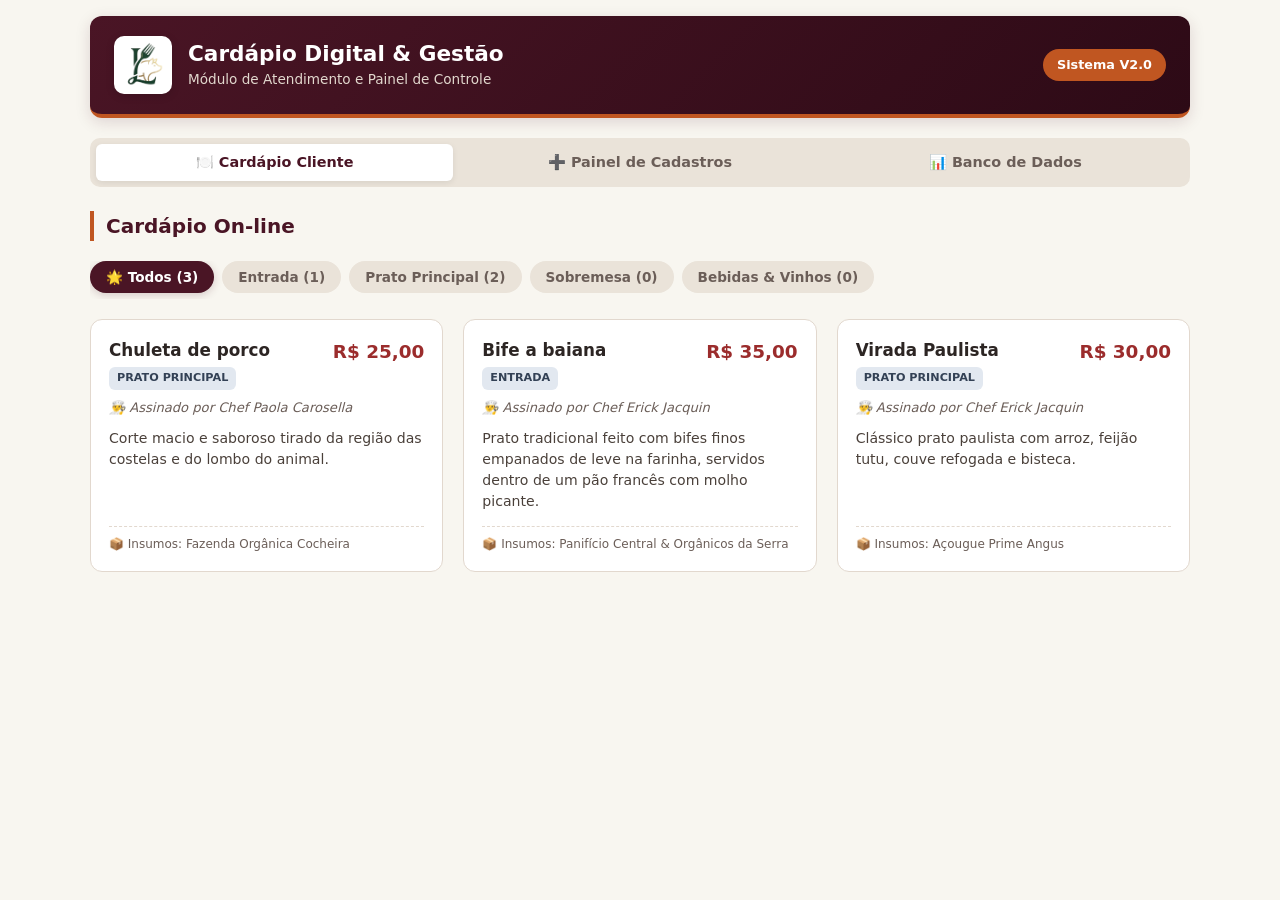
<file: index.html>
<!DOCTYPE html>
<html lang="pt-BR">
<head>
    <meta charset="UTF-8">
    <meta name="viewport" content="width=device-width, initial-scale=1.0, maximum-scale=1.0">
    <title>Cardápio Digital - Painel & Cliente</title>
    <style>
        /* ==========================================================================
           1. VARIÁVEIS DE DESIGN & RESET
           ========================================================================== */
        :root {
            --primary-color: #4a1525;      /* Vinho Burgunda */
            --primary-hover: #360f1b;
            --accent-color: #c05621;       /* Terracota / Âmbar */
            --bg-body: #f8f6f0;            /* Creme suave */
            --card-bg: #ffffff;
            --text-main: #2c2523;
            --text-muted: #6b5e58;
            --border-color: #e2d8ce;
            --price-color: #9b2c2c;
            --danger-color: #e53e3e;
            
            /* Badges de Categorias */
            --badge-bg: #e2e8f0;
            --badge-text: #334155;
        }

        * {
            box-sizing: border-box;
            margin: 0;
            padding: 0;
            font-family: 'Segoe UI', system-ui, -apple-system, sans-serif;
        }

        body {
            background-color: var(--bg-body);
            color: var(--text-main);
            padding: 16px;
            line-height: 1.5;
        }

        .container {
            max-width: 1100px;
            margin: 0 auto;
        }

        /* Toast de Notificação */
        #toast {
            position: fixed;
            bottom: 20px;
            right: 20px;
            background-color: #2b6cb0;
            color: white;
            padding: 12px 20px;
            border-radius: 8px;
            box-shadow: 0 4px 12px rgba(0,0,0,0.15);
            font-weight: 600;
            display: none;
            z-index: 1000;
            transition: all 0.3s ease;
        }

        /* ==========================================================================
           2. CABEÇALHO, LOGO & NAVEGAÇÃO DE ABAS
           ========================================================================== */
        header {
            background: linear-gradient(135deg, var(--primary-color), #2d0a16);
            color: #ffffff;
            padding: 20px 24px;
            border-radius: 12px;
            margin-bottom: 20px;
            box-shadow: 0 4px 15px rgba(74, 21, 37, 0.15);
            display: flex;
            justify-content: space-between;
            align-items: center;
            border-bottom: 4px solid var(--accent-color);
            flex-wrap: wrap;
            gap: 12px;
        }

        .header-brand {
            display: flex;
            align-items: center;
            gap: 16px;
        }

        .logo-container {
            background-color: #ffffff;
            padding: 6px;
            border-radius: 10px;
            display: flex;
            align-items: center;
            justify-content: center;
            box-shadow: 0 2px 8px rgba(0, 0, 0, 0.15);
            width: 58px;
            height: 58px;
            flex-shrink: 0;
        }

        .header-logo {
            max-width: 100%;
            max-height: 100%;
            object-fit: contain;
        }

        header h1 {
            font-size: 1.35rem;
            font-weight: 700;
            line-height: 1.2;
        }

        header p {
            color: #e2d8ce;
            font-size: 0.85rem;
            margin-top: 2px;
        }

        .badge-version {
            background-color: var(--accent-color);
            color: #fff;
            padding: 6px 14px;
            border-radius: 20px;
            font-size: 0.8rem;
            font-weight: 600;
        }

        /* Barra de Abas Principal */
        .main-tabs {
            display: flex;
            gap: 8px;
            margin-bottom: 24px;
            background: #eae3d9;
            padding: 6px;
            border-radius: 10px;
            overflow-x: auto;
        }

        .tab-btn {
            flex: 1;
            padding: 10px 16px;
            border: none;
            background: transparent;
            color: var(--text-muted);
            font-weight: 700;
            font-size: 0.9rem;
            border-radius: 6px;
            cursor: pointer;
            transition: all 0.2s ease;
            white-space: nowrap;
            text-align: center;
        }

        .tab-btn.active {
            background-color: var(--card-bg);
            color: var(--primary-color);
            box-shadow: 0 2px 6px rgba(0,0,0,0.08);
        }

        .tab-content {
            display: none;
        }

        .tab-content.active {
            display: block;
        }

        /* ==========================================================================
           3. TITULOS DE SEÇÃO & FILTROS
           ========================================================================== */
        .section-header {
            display: flex;
            align-items: center;
            margin: 10px 0 20px 0;
        }

        .section-header h2 {
            font-size: 1.25rem;
            color: var(--primary-color);
            border-left: 4px solid var(--accent-color);
            padding-left: 12px;
        }

        .category-filter {
            display: flex;
            gap: 8px;
            margin-bottom: 20px;
            overflow-x: auto;
            padding-bottom: 6px;
            -webkit-overflow-scrolling: touch;
        }

        .category-btn {
            background-color: #eae3d9;
            color: var(--text-muted);
            border: none;
            padding: 8px 16px;
            border-radius: 25px;
            font-weight: 600;
            font-size: 0.85rem;
            cursor: pointer;
            transition: all 0.2s ease;
            white-space: nowrap;
        }

        .category-btn:hover, .category-btn.active {
            background-color: var(--primary-color);
            color: #ffffff;
            box-shadow: 0 2px 8px rgba(74, 21, 37, 0.2);
        }

        /* ==========================================================================
           4. CARDÁPIO - CARDS DE PRATOS
           ========================================================================== */
        .menu-grid {
            display: grid;
            grid-template-columns: repeat(auto-fill, minmax(290px, 1fr));
            gap: 20px;
            margin-bottom: 30px;
        }

        .menu-card {
            background: var(--card-bg);
            border: 1px solid var(--border-color);
            border-radius: 12px;
            padding: 18px;
            transition: transform 0.2s ease, box-shadow 0.2s ease;
            display: flex;
            flex-direction: column;
            justify-content: space-between;
        }

        .menu-card:hover {
            transform: translateY(-3px);
            box-shadow: 0 8px 20px rgba(0,0,0,0.06);
        }

        .card-top {
            display: flex;
            justify-content: space-between;
            align-items: flex-start;
            margin-bottom: 8px;
            gap: 8px;
        }

        .dish-title {
            font-size: 1.05rem;
            font-weight: 700;
            color: var(--text-main);
        }

        .dish-price {
            font-size: 1.15rem;
            font-weight: 800;
            color: var(--price-color);
            white-space: nowrap;
        }

        .badge-cat {
            display: inline-block;
            padding: 3px 8px;
            border-radius: 6px;
            font-size: 0.7rem;
            font-weight: 700;
            text-transform: uppercase;
            margin-top: 4px;
            background-color: var(--badge-bg);
            color: var(--badge-text);
        }

        .chef-signature {
            font-size: 0.82rem;
            color: var(--text-muted);
            font-style: italic;
            margin-bottom: 10px;
        }

        .dish-desc {
            font-size: 0.88rem;
            color: #4a403a;
            margin-bottom: 14px;
        }

        .supplier-info {
            font-size: 0.75rem;
            color: var(--text-muted);
            padding-top: 8px;
            border-top: 1px dashed var(--border-color);
        }

        /* ==========================================================================
           5. FORMULÁRIOS ADMINISTRATIVOS
           ========================================================================== */
        .form-card {
            background: var(--card-bg);
            border: 1px solid var(--border-color);
            border-radius: 12px;
            padding: 20px;
            margin-bottom: 24px;
            box-shadow: 0 2px 10px rgba(0,0,0,0.02);
        }

        .form-title {
            font-size: 1.05rem;
            font-weight: 700;
            color: var(--primary-color);
            margin-bottom: 16px;
            padding-bottom: 8px;
            border-bottom: 1px solid var(--border-color);
        }

        .form-grid {
            display: grid;
            grid-template-columns: repeat(12, 1fr);
            gap: 16px;
        }

        .col-12 { grid-column: span 12; }
        .col-6  { grid-column: span 6; }
        .col-4  { grid-column: span 4; }
        .col-3  { grid-column: span 3; }

        .form-group {
            display: flex;
            flex-direction: column;
        }

        .form-group label {
            font-size: 0.82rem;
            font-weight: 700;
            color: var(--text-main);
            margin-bottom: 6px;
        }

        .form-control {
            background-color: #faf8f5;
            border: 1px solid #ccc3b8;
            border-radius: 6px;
            padding: 10px 12px;
            font-size: 0.95rem; /* Evita auto-zoom no iOS */
            color: var(--text-main);
            outline: none;
            transition: border-color 0.2s, box-shadow 0.2s;
            width: 100%;
        }

        .form-control:focus {
            border-color: var(--accent-color);
            box-shadow: 0 0 0 3px rgba(192, 86, 33, 0.15);
            background-color: #ffffff;
        }

        textarea.form-control {
            resize: vertical;
            min-height: 80px;
        }

        .btn-primary {
            background-color: var(--primary-color);
            color: #ffffff;
            border: none;
            padding: 12px 24px;
            border-radius: 6px;
            font-weight: 700;
            font-size: 0.9rem;
            cursor: pointer;
            transition: background-color 0.2s;
            display: inline-block;
        }

        .btn-primary:hover {
            background-color: var(--primary-hover);
        }

        .side-forms {
            display: grid;
            grid-template-columns: 1fr 1fr;
            gap: 20px;
        }

        /* ==========================================================================
           6. TABELA DE DADOS
           ========================================================================== */
        .table-responsive {
            overflow-x: auto;
            border-radius: 8px;
            border: 1px solid var(--border-color);
            background: var(--card-bg);
            -webkit-overflow-scrolling: touch;
        }

        .data-table {
            width: 100%;
            border-collapse: collapse;
            text-align: left;
            font-size: 0.88rem;
            min-width: 600px;
        }

        .data-table th {
            background-color: var(--primary-color);
            color: #ffffff;
            padding: 12px 16px;
            font-weight: 600;
        }

        .data-table td {
            padding: 12px 16px;
            border-bottom: 1px solid var(--border-color);
        }

        .data-table tr:hover {
            background-color: #faf8f5;
        }

        .btn-delete {
            background-color: var(--danger-color);
            color: white;
            border: none;
            padding: 4px 10px;
            border-radius: 4px;
            cursor: pointer;
            font-size: 0.75rem;
            font-weight: bold;
        }

        .btn-delete:hover {
            background-color: #c53030;
        }

        .empty-state {
            text-align: center;
            padding: 30px;
            color: var(--text-muted);
            font-style: italic;
        }

        /* ==========================================================================
           7. MEDIA QUERIES (RESPONSIVIDADE)
           ========================================================================== */
        @media (max-width: 850px) {
            .side-forms { grid-template-columns: 1fr; }
            .col-6, .col-4, .col-3 { grid-column: span 12; }
            
            header {
                flex-direction: column;
                align-items: flex-start;
            }

            .badge-version {
                align-self: flex-start;
            }

            .menu-grid {
                grid-template-columns: 1fr;
            }
        }
    </style>
</head>
<body>

    <div class="container">
        
        <!-- Header -->
        <header>
            <div class="header-brand">
                <div class="logo-container">
                    <img src="logo_do_restarante-removebg-preview.png" alt="Logo" class="header-logo" onerror="this.style.display='none'">
                </div>
                <div>
                    <h1>Cardápio Digital & Gestão</h1>
                    <p>Módulo de Atendimento e Painel de Controle</p>
                </div>
            </div>
            <span class="badge-version">Sistema V2.0</span>
        </header>

        <!-- Navegação por Abas Responsivas -->
        <nav class="main-tabs">
            <button class="tab-btn active" onclick="switchTab('cliente-tab')">🍽️ Cardápio Cliente</button>
            <button class="tab-btn" onclick="switchTab('admin-tab')">➕ Painel de Cadastros</button>
            <button class="tab-btn" onclick="switchTab('dados-tab')">📊 Banco de Dados</button>
        </nav>

        <!-- ==========================================
             ABA 1: VISÃO DO CLIENTE
             ========================================== -->
        <div id="cliente-tab" class="tab-content active">
            <div class="section-header">
                <h2>Cardápio On-line</h2>
            </div>

            <!-- Filtros Dinâmicos -->
            <div class="category-filter" id="categoryFilterContainer">
                <!-- Injetado por JS -->
            </div>

            <!-- Grid de Pratos -->
            <div class="menu-grid" id="menuGrid">
                <!-- Injetado por JS -->
            </div>
        </div>

        <!-- ==========================================
             ABA 2: PAINEL DE CADASTROS (ADMIN)
             ========================================== -->
        <div id="admin-tab" class="tab-content">
            <div class="section-header">
                <h2>Painel Administrativo de Cadastros</h2>
            </div>

            <!-- Form: Prato -->
            <div class="form-card">
                <div class="form-title">➕ Cadastrar Novo Prato</div>
                <form id="formPrato">
                    <div class="form-grid">
                        <div class="form-group col-6">
                            <label for="nome">Nome do Prato *</label>
                            <input type="text" id="nome" class="form-control" placeholder="Ex: Medallion de Mignon ao Molho Gorgonzola" required>
                        </div>

                        <div class="form-group col-3">
                            <label for="preco">Preço (R$) *</label>
                            <input type="number" step="0.01" id="preco" class="form-control" placeholder="00.00" required>
                        </div>

                        <div class="form-group col-3">
                            <label for="categoria">Categoria *</label>
                            <select id="categoria" class="form-control" required>
                                <!-- Injetado por JS -->
                            </select>
                        </div>

                        <div class="form-group col-12">
                            <label for="descricao">Descrição Gastronômica & Ingredientes</label>
                            <textarea id="descricao" class="form-control" placeholder="Descreva os detalhes da preparação..."></textarea>
                        </div>

                        <div class="form-group col-6">
                            <label for="chef">Chef Responsável</label>
                            <select id="chef" class="form-control">
                                <!-- Injetado por JS -->
                            </select>
                        </div>

                        <div class="form-group col-6">
                            <label for="fornecedor">Fornecedor Principal de Insumo</label>
                            <input type="text" id="fornecedor" class="form-control" placeholder="Ex: Açougue Prime Angus">
                        </div>

                        <div class="form-group col-12" style="text-align: right; margin-top: 10px;">
                            <button type="submit" class="btn-primary">💾 Salvar Prato no Cardápio</button>
                        </div>
                    </div>
                </form>
            </div>

            <!-- Form Cadastros Auxiliares -->
            <div class="side-forms">
                <!-- Cadastro Categoria -->
                <div class="form-card">
                    <div class="form-title">📁 Cadastrar Nova Categoria</div>
                    <form id="formCategoria">
                        <div class="form-group" style="margin-bottom: 12px;">
                            <label for="cat_nome">Nome da Categoria *</label>
                            <input type="text" id="cat_nome" class="form-control" placeholder="Ex: Bebidas & Vinhos" required>
                        </div>
                        <button type="submit" class="btn-primary" style="width: 100%;">Salvar Categoria</button>
                    </form>
                </div>

                <!-- Cadastro Chef -->
                <div class="form-card">
                    <div class="form-title">👨‍🍳 Cadastrar Novo Chef</div>
                    <form id="formChef">
                        <div class="form-group" style="margin-bottom: 12px;">
                            <label for="chef_nome">Nome do Chef *</label>
                            <input type="text" id="chef_nome" class="form-control" placeholder="Ex: Chef Helena Rizzo" required>
                        </div>
                        <button type="submit" class="btn-primary" style="width: 100%;">Salvar Chef</button>
                    </form>
                </div>
            </div>
        </div>

        <!-- ==========================================
             ABA 3: TABELA DO BANCO DE DADOS
             ========================================== -->
        <div id="dados-tab" class="tab-content">
            <div class="section-header">
                <h2>Tabela Geral de Pratos (Visão do Banco de Dados)</h2>
            </div>

            <div class="table-responsive">
                <table class="data-table">
                    <thead>
                        <tr>
                            <th>ID</th>
                            <th>Prato</th>
                            <th>Categoria</th>
                            <th>Chef Responsável</th>
                            <th>Fornecedor Insumo</th>
                            <th style="text-align: right;">Preço</th>
                            <th style="text-align: center;">Ação</th>
                        </tr>
                    </thead>
                    <tbody id="dataTableBody">
                        <!-- Injetado por JS -->
                    </tbody>
                </table>
            </div>
        </div>

    </div>

    <!-- Toast Notification -->
    <div id="toast">Ação realizada com sucesso!</div>

    <!-- ==========================================================================
         8. LÓGICA DE JAVASCRIPT & PERSISTÊNCIA (LOCALSTORAGE)
         ========================================================================== -->
    <script>
        // Dados Padrão Iniciais
        const defaultState = {
            categories: ["Entrada", "Prato Principal", "Sobremesa", "Bebidas & Vinhos"],
            chefs: ["Chef Paola Carosella", "Chef Erick Jacquin"],
            dishes: [
                {
                    id: 1,
                    nome: "Chuleta de porco",
                    preco: 25.00,
                    categoria: "Prato Principal",
                    chef: "Chef Paola Carosella",
                    fornecedor: "Fazenda Orgânica Cocheira",
                    descricao: "Corte macio e saboroso tirado da região das costelas e do lombo do animal."
                },
                {
                    id: 2,
                    nome: "Bife a baiana",
                    preco: 35.00,
                    categoria: "Entrada",
                    chef: "Chef Erick Jacquin",
                    fornecedor: "Panifício Central & Orgânicos da Serra",
                    descricao: "Prato tradicional feito com bifes finos empanados de leve na farinha, servidos dentro de um pão francês com molho picante."
                },
                {
                    id: 3,
                    nome: "Virada Paulista",
                    preco: 30.00,
                    categoria: "Prato Principal",
                    chef: "Chef Erick Jacquin",
                    fornecedor: "Açougue Prime Angus",
                    descricao: "Clássico prato paulista com arroz, feijão tutu, couve refogada e bisteca."
                }
            ]
        };

        // Estado da Aplicação
        let appData = JSON.parse(localStorage.getItem('cardapio_data')) || defaultState;
        let activeCategoryFilter = "Todos";

        // Notificação Toast
        function showToast(message) {
            const toast = document.getElementById('toast');
            toast.innerText = message;
            toast.style.display = 'block';
            setTimeout(() => {
                toast.style.display = 'none';
            }, 3000);
        }

        // Troca de Abas
        function switchTab(tabId) {
            document.querySelectorAll('.tab-content').forEach(el => el.classList.remove('active'));
            document.querySelectorAll('.tab-btn').forEach(el => el.classList.remove('active'));
            
            document.getElementById(tabId).classList.add('active');
            event.currentTarget.classList.add('active');
        }

        // Salva Dados no LocalStorage
        function saveData() {
            localStorage.setItem('cardapio_data', JSON.stringify(appData));
            renderAll();
        }

        // Renderiza tudo
        function renderAll() {
            renderCategoriesFilter();
            renderSelects();
            renderMenu();
            renderTable();
        }

        // Renderiza Filtro de Categorias no Cardápio do Cliente
        function renderCategoriesFilter() {
            const container = document.getElementById('categoryFilterContainer');
            container.innerHTML = '';

            const allBtn = document.createElement('button');
            allBtn.className = `category-btn ${activeCategoryFilter === 'Todos' ? 'active' : ''}`;
            allBtn.innerText = `🌟 Todos (${appData.dishes.length})`;
            allBtn.onclick = () => { activeCategoryFilter = 'Todos'; renderAll(); };
            container.appendChild(allBtn);

            appData.categories.forEach(cat => {
                const count = appData.dishes.filter(d => d.categoria === cat).length;
                const btn = document.createElement('button');
                btn.className = `category-btn ${activeCategoryFilter === cat ? 'active' : ''}`;
                btn.innerText = `${cat} (${count})`;
                btn.onclick = () => { activeCategoryFilter = cat; renderAll(); };
                container.appendChild(btn);
            });
        }

        // Preenche Selects nos Formulários
        function renderSelects() {
            const catSelect = document.getElementById('categoria');
            const chefSelect = document.getElementById('chef');

            catSelect.innerHTML = '<option value="">Selecione...</option>';
            appData.categories.forEach(cat => {
                catSelect.innerHTML += `<option value="${cat}">${cat}</option>`;
            });

            chefSelect.innerHTML = '<option value="">Selecione o Chef...</option>';
            appData.chefs.forEach(chef => {
                chefSelect.innerHTML += `<option value="${chef}">${chef}</option>`;
            });
        }

        // Renderiza os Cards no Cardápio do Cliente
        function renderMenu() {
            const container = document.getElementById('menuGrid');
            container.innerHTML = '';

            const filteredDishes = activeCategoryFilter === 'Todos' 
                ? appData.dishes 
                : appData.dishes.filter(d => d.categoria === activeCategoryFilter);

            if (filteredDishes.length === 0) {
                container.innerHTML = `<div class="empty-state">Nenhum prato encontrado nesta categoria.</div>`;
                return;
            }

            filteredDishes.forEach(dish => {
                const card = document.createElement('div');
                card.className = 'menu-card';
                card.innerHTML = `
                    <div>
                        <div class="card-top">
                            <div>
                                <div class="dish-title">${dish.nome}</div>
                                <span class="badge-cat">${dish.categoria}</span>
                            </div>
                            <div class="dish-price">R$ ${parseFloat(dish.preco).toFixed(2).replace('.', ',')}</div>
                        </div>
                        <div class="chef-signature">👨‍🍳 Assinado por ${dish.chef || 'Chef da Casa'}</div>
                        <p class="dish-desc">${dish.descricao || 'Sem descrição informada.'}</p>
                    </div>
                    <div class="supplier-info">📦 Insumos: ${dish.fornecedor || 'Fornecedor Local'}</div>
                `;
                container.appendChild(card);
            });
        }

        // Renderiza a Tabela de Dados (Painel do Banco)
        function renderTable() {
            const tbody = document.getElementById('dataTableBody');
            tbody.innerHTML = '';

            if (appData.dishes.length === 0) {
                tbody.innerHTML = `<tr><td colspan="7" class="empty-state">Nenhum prato cadastrado.</td></tr>`;
                return;
            }

            appData.dishes.forEach(dish => {
                const tr = document.createElement('tr');
                tr.innerHTML = `
                    <td>#${dish.id}</td>
                    <td><strong>${dish.nome}</strong></td>
                    <td><span class="badge-cat">${dish.categoria}</span></td>
                    <td>${dish.chef || '-'}</td>
                    <td>${dish.fornecedor || '-'}</td>
                    <td style="text-align: right; font-weight: bold; color: var(--price-color);">
                        R$ ${parseFloat(dish.preco).toFixed(2).replace('.', ',')}
                    </td>
                    <td style="text-align: center;">
                        <button class="btn-delete" onclick="deleteDish(${dish.id})">🗑️ Excluir</button>
                    </td>
                `;
                tbody.appendChild(tr);
            });
        }

        // Função: Salvar Prato
        document.getElementById('formPrato').addEventListener('submit', (e) => {
            e.preventDefault();
            
            const newDish = {
                id: Date.now(),
                nome: document.getElementById('nome').value,
                preco: parseFloat(document.getElementById('preco').value),
                categoria: document.getElementById('categoria').value,
                descricao: document.getElementById('descricao').value,
                chef: document.getElementById('chef').value,
                fornecedor: document.getElementById('fornecedor').value
            };

            appData.dishes.push(newDish);
            saveData();
            e.target.reset();
            showToast("✅ Prato cadastrado com sucesso!");
        });

        // Função: Salvar Categoria
        document.getElementById('formCategoria').addEventListener('submit', (e) => {
            e.preventDefault();
            const catNome = document.getElementById('cat_nome').value.trim();

            if (catNome && !appData.categories.includes(catNome)) {
                appData.categories.push(catNome);
                saveData();
                e.target.reset();
                showToast("📁 Categoria salva!");
            }
        });

        // Função: Salvar Chef
        document.getElementById('formChef').addEventListener('submit', (e) => {
            e.preventDefault();
            const chefNome = document.getElementById('chef_nome').value.trim();

            if (chefNome && !appData.chefs.includes(chefNome)) {
                appData.chefs.push(chefNome);
                saveData();
                e.target.reset();
                showToast("👨‍🍳 Chef cadastrado!");
            }
        });

        // Função: Deletar Prato
        function deleteDish(id) {
            if (confirm("Deseja realmente remover este prato?")) {
                appData.dishes = appData.dishes.filter(d => d.id !== id);
                saveData();
                showToast("🗑️ Prato excluído!");
            }
        }

        // Inicializar a Aplicação
        renderAll();
    </script>
</body>
</html>
</file>
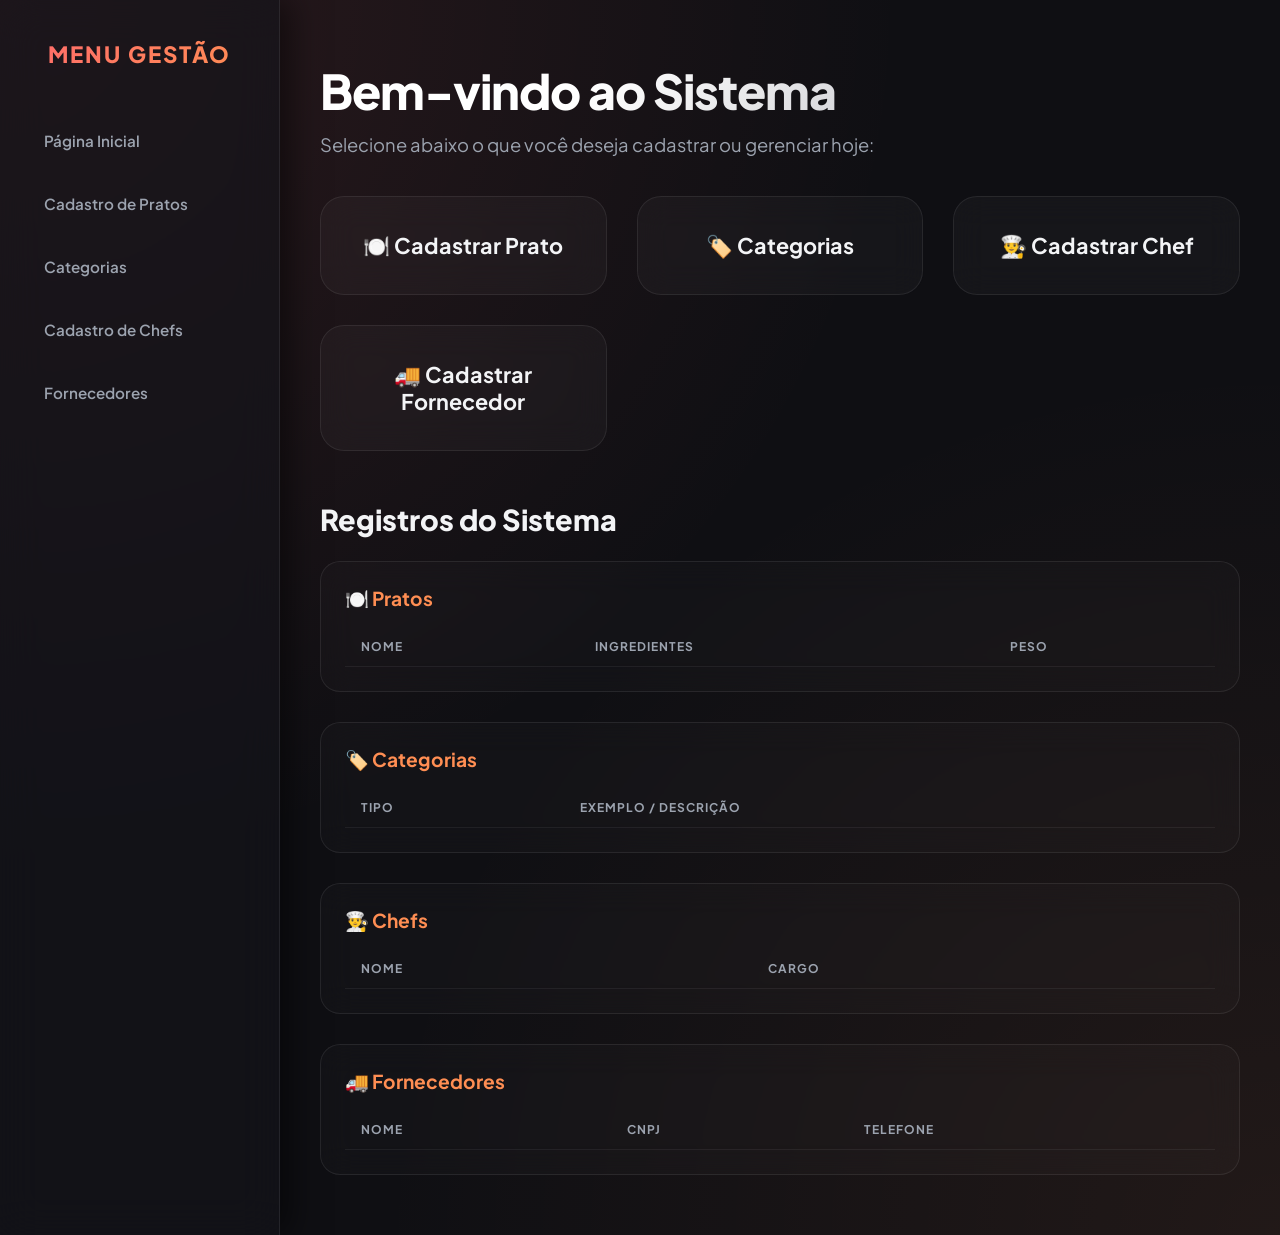
<file: frontend/index.html>
<!DOCTYPE html>
<html lang="pt-BR">
<head>
    <meta charset="UTF-8">
    <meta name="viewport" content="width=device-width, initial-scale=1.0">
    <title>Início - Gestão</title>
    <link rel="stylesheet" href="Style/style.css">
</head>
<body>
    <nav>
        <h2>Menu Gestão</h2>
        <a href="index.html">Página Inicial</a>
        <a href="prato.html">Cadastro de Pratos</a>
        <a href="categoria.html">Categorias</a>
        <a href="chef.html">Cadastro de Chefs</a>
        <a href="fornecedor.html">Fornecedores</a>
    </nav>

    <main>
        <section class="page">
            <h1>Bem-vindo ao Sistema</h1>
            <p>Selecione abaixo o que você deseja cadastrar ou gerenciar hoje:</p>

            <div class="home-cards">
                <a href="prato.html" class="card">
                    <h3>🍽️ Cadastrar Prato</h3>
                </a>
                <a href="categoria.html" class="card">
                    <h3>🏷️ Categorias</h3>
                </a>
                <a href="chef.html" class="card">
                    <h3>👨‍🍳 Cadastrar Chef</h3>
                </a>
                <a href="fornecedor.html" class="card">
                    <h3>🚚 Cadastrar Fornecedor</h3>
                </a>
            </div>

            <div class="registered-section">
                <h2>Registros do Sistema</h2>
                
                <div class="tables-grid">
                    <div class="table-card">
                        <h3>🍽️ Pratos</h3>
                        <div class="table-container">
                            <table>
                                <thead>
                                    <tr>
                                        <th>Nome</th>
                                        <th>Ingredientes</th>
                                        <th>Peso</th>
                                    </tr>
                                </thead>
                            </table>
                        </div>
                    </div>

                    <div class="table-card">
                        <h3>🏷️ Categorias</h3>
                        <div class="table-container">
                            <table>
                                <thead>
                                    <tr>
                                        <th>Tipo</th>
                                        <th>Exemplo / Descrição</th>
                                    </tr>
                                </thead>
                            </table>
                        </div>
                    </div>

                    <div class="table-card">
                        <h3>👨‍🍳 Chefs</h3>
                        <div class="table-container">
                            <table>
                                <thead>
                                    <tr>
                                        <th>Nome</th>
                                        <th>Cargo</th>
                                    </tr>
                                </thead>
                            </table>
                        </div>
                    </div>

                    <div class="table-card">
                        <h3>🚚 Fornecedores</h3>
                        <div class="table-container">
                            <table>
                                <thead>
                                    <tr>
                                        <th>Nome</th>
                                        <th>CNPJ</th>
                                        <th>Telefone</th>
                                    </tr>
                                </thead>
                            </table>
                        </div>
                    </div>
                </div>
            </div>
        </section>
    </main>
</body>
</html>
</file>
<file: frontend/Style/style.css>
@import url('https://fonts.googleapis.com/css2?family=Plus+Jakarta+Sans:wght@400;600;700;800&display=swap');

* {
    margin: 0;
    padding: 0;
    box-sizing: border-box;
    font-family: 'Plus Jakarta Sans', sans-serif;
}

body {
    display: flex;
    min-height: 100vh;
    background: #0f0f13;
    background-image: 
        radial-gradient(at 0% 0%, rgba(255, 107, 107, 0.12) 0px, transparent 50%),
        radial-gradient(at 100% 100%, rgba(255, 142, 83, 0.08) 0px, transparent 50%);
    color: #f3f4f6;
    overflow-x: hidden;
}

nav {
    width: 280px;
    background: rgba(20, 20, 27, 0.65);
    backdrop-filter: blur(20px);
    -webkit-backdrop-filter: blur(20px);
    border-right: 1px solid rgba(255, 255, 255, 0.08);
    padding: 40px 24px;
    display: flex;
    flex-direction: column;
    gap: 12px;
    box-shadow: 10px 0 30px rgba(0, 0, 0, 0.5);
}

nav h2 {
    font-size: 1.4rem;
    font-weight: 800;
    text-align: center;
    margin-bottom: 35px;
    background: linear-gradient(135deg, #ff6b6b, #ff8e53);
    -webkit-background-clip: text;
    -webkit-text-fill-color: transparent;
    text-transform: uppercase;
    letter-spacing: 2px;
}

nav a {
    text-decoration: none;
    color: #9ca3af;
    padding: 16px 20px;
    border-radius: 14px;
    font-weight: 600;
    font-size: 0.95rem;
    transition: all 0.3s cubic-bezier(0.4, 0, 0.2, 1);
}

nav a:hover {
    color: #ffffff;
    background: rgba(255, 107, 107, 0.12);
    transform: translateX(6px);
    box-shadow: inset 0 0 0 1px rgba(255, 107, 107, 0.3);
}

main {
    flex: 1;
    padding: 60px 40px;
    display: flex;
    justify-content: center;
}

.page {
    max-width: 1200px;
    width: 100%;
}

.page h1 {
    font-size: 3rem;
    font-weight: 800;
    margin-bottom: 12px;
    background: linear-gradient(135deg, #ffffff 30%, #a1a1aa);
    -webkit-background-clip: text;
    -webkit-text-fill-color: transparent;
    letter-spacing: -1px;
}

.page p {
    font-size: 1.15rem;
    color: #9ca3af;
    margin-bottom: 40px;
}

.home-cards {
    display: grid;
    grid-template-columns: repeat(auto-fit, minmax(260px, 1fr));
    gap: 30px;
    margin-bottom: 50px;
}

.card {
    text-decoration: none;
    background: rgba(255, 255, 255, 0.03);
    backdrop-filter: blur(16px);
    -webkit-backdrop-filter: blur(16px);
    border: 1px solid rgba(255, 255, 255, 0.08);
    border-radius: 24px;
    padding: 35px 25px;
    text-align: center;
    position: relative;
    overflow: hidden;
    transition: all 0.4s cubic-bezier(0.175, 0.885, 0.32, 1.275);
}

.card::before {
    content: '';
    position: absolute;
    top: 0;
    left: -100%;
    width: 100%;
    height: 100%;
    background: linear-gradient(90deg, transparent, rgba(255, 255, 255, 0.08), transparent);
    transition: 0.6s;
}

.card:hover::before {
    left: 100%;
}

.card h3 {
    color: #f3f4f6;
    font-size: 1.35rem;
    font-weight: 700;
    display: flex;
    flex-direction: column;
    align-items: center;
    gap: 12px;
    transition: transform 0.3s ease;
}

.card:hover {
    transform: translateY(-8px) scale(1.02);
    background: rgba(255, 255, 255, 0.06);
    border-color: rgba(255, 107, 107, 0.4);
    box-shadow: 
        0 20px 40px rgba(0, 0, 0, 0.4),
        0 0 30px rgba(255, 107, 107, 0.15);
}

.card:hover h3 {
    color: #ff8e53;
}

/* ESTILIZAÇÃO DAS TABELAS DE CADASTRO */
.registered-section h2 {
    font-size: 1.8rem;
    font-weight: 800;
    margin-bottom: 24px;
    color: #f3f4f6;
}

.tables-grid {
    display: grid;
    grid-template-columns: repeat(auto-fit, minmax(480px, 1fr));
    gap: 30px;
}

.table-card {
    background: rgba(255, 255, 255, 0.02);
    backdrop-filter: blur(16px);
    -webkit-backdrop-filter: blur(16px);
    border: 1px solid rgba(255, 255, 255, 0.08);
    border-radius: 20px;
    padding: 24px;
    display: flex;
    flex-direction: column;
    gap: 16px;
}

.table-card h3 {
    font-size: 1.2rem;
    font-weight: 700;
    color: #ff8e53;
}

.table-container {
    overflow-x: auto;
}

table {
    width: 100%;
    border-collapse: collapse;
    text-align: left;
}

th, td {
    padding: 12px 16px;
    border-bottom: 1px solid rgba(255, 255, 255, 0.06);
}

th {
    font-size: 0.75rem;
    text-transform: uppercase;
    letter-spacing: 1px;
    color: #9ca3af;
    font-weight: 700;
}

td {
    color: #d1d5db;
    font-size: 0.9rem;
}

td.highlight {
    color: #ffffff;
    font-weight: 600;
}

tr:last-child td {
    border-bottom: none;
}

tr:hover td {
    background: rgba(255, 255, 255, 0.02);
}

.badge {
    display: inline-block;
    padding: 2px 10px;
    border-radius: 12px;
    font-size: 0.8rem;
    font-weight: 600;
    background: rgba(255, 107, 107, 0.15);
    color: #ff6b6b;
    border: 1px solid rgba(255, 107, 107, 0.3);
}

@media (max-width: 1024px) {
    .tables-grid {
        grid-template-columns: 1fr;
    }
}

@media (max-width: 850px) {
    body {
        flex-direction: column;
    }

    nav {
        width: 100%;
        border-right: none;
        border-bottom: 1px solid rgba(255, 255, 255, 0.08);
        padding: 25px 20px;
    }

    main {
        padding: 40px 20px;
    }

    .page h1 {
        font-size: 2.2rem;
    }
}
</file>
